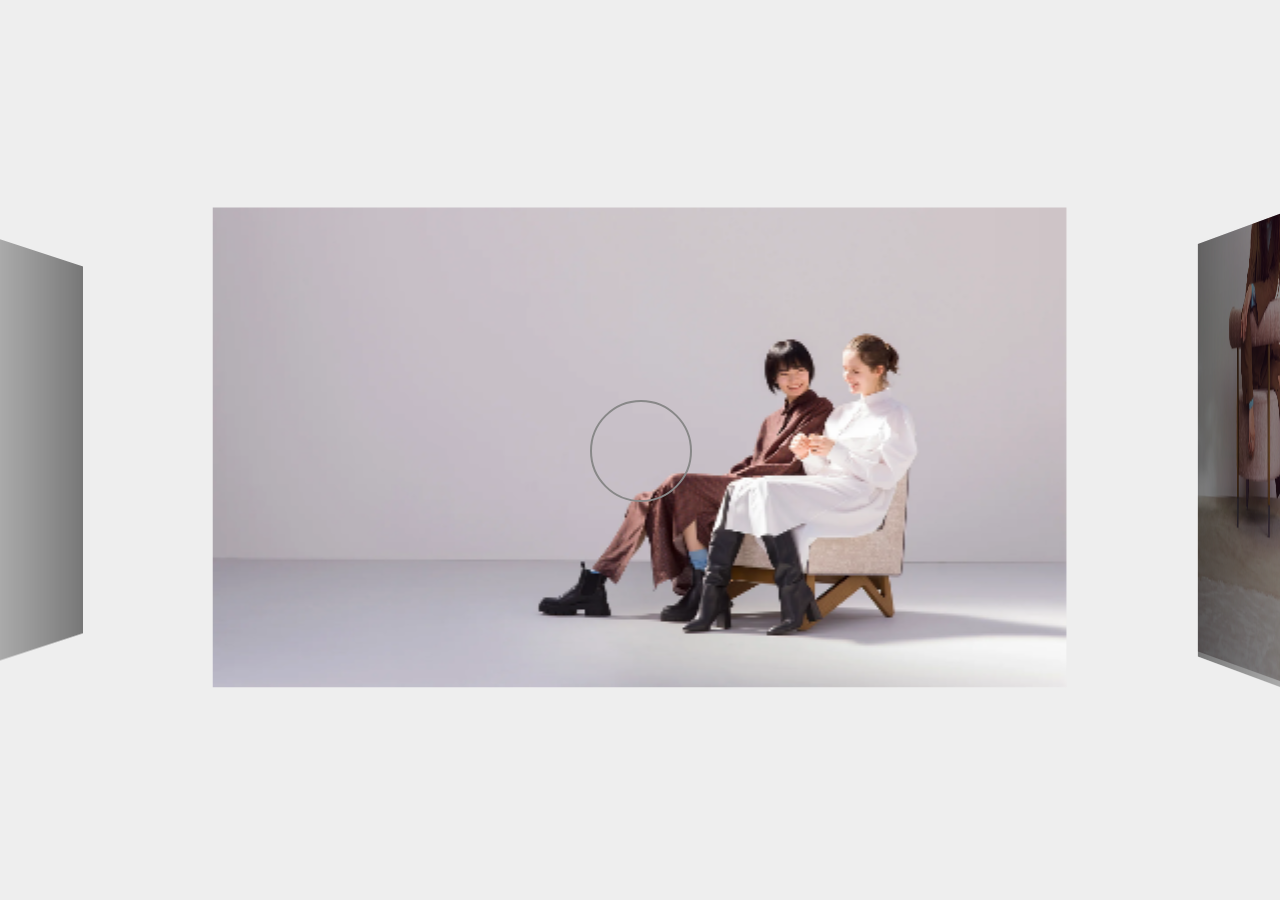
<file: index.html>
<!DOCTYPE html>
<html lang="jp">

<head>
  <meta charset="utf-8" />
  <title>Swiper</title>
  <meta name="viewport" content="width=device-width, initial-scale=1, minimum-scale=1, maximum-scale=1" />
  <link rel="stylesheet" href="https://cdn.jsdelivr.net/npm/swiper@11/swiper-bundle.min.css" />
  <link rel="stylesheet" href="./assets/css/style.css" />
</head>

<body>
  <div class="container">
    <div class="swiper mySwiper">
      <div class="cursor">
        <svg>
          <circle cx="49" cy="49" r="50" fill="none"></circle>
        </svg>
      </div>
      <div class="swiper-wrapper">
        <div class="swiper-slide">
          <img src="assets/img/01.webp" alt="01" />
        </div>
        <div class="swiper-slide">
          <img src="assets/img/02.webp" alt="02" />
        </div>
        <div class="swiper-slide">
          <img src="assets/img/03.webp" alt="03" />
        </div>
        <div class="swiper-slide">
          <img src="assets/img/04.webp" alt="04" />
        </div>
        <div class="swiper-slide">
          <video src="https://cdn.shopify.com/s/files/1/0566/3182/0330/files/DAFT_RE_compressed.mp4?v=1650333746"
            alt="05" muted autoplay playsinline loop></video>
        </div>
      </div>
      <div class="swiper-pagination"></div>
      <div class="swiper-button-next"></div>
      <div class="swiper-button-prev"></div>
    </div>
  </div>

  <script src="https://cdn.jsdelivr.net/npm/swiper@11/swiper-bundle.min.js"></script>
  <script src="https://ajax.googleapis.com/ajax/libs/jquery/2.1.1/jquery.min.js"></script>
  <script src="./assets/js/script.js"></script>
</body>

</html>
</file>
<file: assets/css/style.css>
html,
body {
  position: relative;
  height: 100%;
}

body {
  background: #eee;
  font-family: Helvetica Neue, Helvetica, Arial, sans-serif;
  font-size: 14px;
  color: #000;
  margin: 0;
  padding: 0;
}

.container {
  margin: 0;
  padding: 0;
  width: 100%;
  height: 100%;
}

.swiper {
  width: 100%;
  height: 100%;
}

@media(max-width: 640px) {
  .swiper {
    width: 100%;
    height: auto;
    margin-top: 80px;
  }

  .swiper-wrapper {
    margin-bottom: 30px;
  }

  .swiper-slide {
    scale: 1 !important;
  }
}

.swiper-wrapper {
  width: 100%;
}

.swiper-pagination-bullet {
  background-color: white;
  border: 1px solid black !important;
  opacity: 0.9;
  width: 5px;
  height: 5px;
}

.swiper-pagination-bullet-active {
  background-color: black;
}

.swiper-slide {
  width: 100%;
  background-position: center;
  background-size: cover;
  transition-timing-function: cubic-bezier(0.2, 0.2, 0.7, 1);
  cursor: pointer;
  touch-action: none;
}

.swiper-slide img {
  width: 100%;
  object-fit: cover;
}

.swiper-slide video {
  width: 100%;
  object-fit: cover;
}

.swiper-3d .swiper-cube-shadow,
.swiper-3d .swiper-slide {
  height: auto;
}

.swiper-wrapper {
  width: 100%;
  height: 100%;
  display: flex;
  align-items: center;
}

.swiper-slide {
  scale: 2;
  /* cursor: pointer; */
  transition-timing-function: cubic-bezier(0.77, 0, 0.175, 1);
}

/* cursor */

.cursor {
  width: 100px;
  height: 100px;
  position: absolute;
  z-index: 10;
  pointer-events: none;
}

svg {
  width: 98px;
  height: 98px;
  overflow: visible;
  border: 2px solid #888;
  border-radius: 50%;
  transform: translate(-50px, -50px) rotate(0deg);
}

circle {
  width: 100px;
  height: 100px;
  fill: none;
  stroke: #000000aa;
  stroke-width: 2px;
  stroke-dasharray: 314;
  stroke-dashoffset: 314;
  animation: drawAndErase 5s linear infinite;
}

@keyframes drawAndErase {
  0% {
    stroke-dashoffset: 314;
  }

  60% {
    stroke-dashoffset: 20;
    animation-timing-function: linear;
  }

  75% {
    stroke-dashoffset: 3;
    animation-timing-function: linear;
  }

  90% {
    stroke-dashoffset: 0;
    animation-timing-function: cubic-bezier(0.5, 0, 0.75, 1);
  }

  100% {
    stroke-dashoffset: -314;
  }
}

@keyframes erase {
  0% {
    stroke-dashoffset: 314;
  }

  50% {
    stroke-dashoffset: 0;
  }

  100% {
    stroke-dashoffset: -314;
  }
}


/* Swiper Prev & Next Button */

.swiper-button-prev,
.swiper-button-next {
  position: absolute;
  opacity: 0;
  pointer-events: none;
  z-index: 10;
}

.swiper-button-prev {
  display: block;
  width: 15px;
  height: 15px;
  border-top: 1.5px solid #000;
  border-left: 1.5px solid #000;
  transform: translate(-50%, -50%) rotate(-45deg);
  transition: opacity 0.3s ease;
}

.swiper-button-prev.animate {
  animation: moveLeft 0.8s;
}

.swiper-button-next {
  display: block;
  width: 15px;
  height: 15px;
  border-top: 1.5px solid #000;
  border-left: 1.5px solid #000;
  transform: translate(-50%, -50%) rotate(135deg);
  transition: opacity 0.3s ease;
}

.swiper-button-next.animate {
  animation: moveRight 0.8s;
}

.swiper-button-prev::after,
.swiper-button-next::after {
  content: "";
  display: block;
  width: 45px;
  height: 1px;
  background-color: black;
  transform: rotate(45deg) translate(6px, 15px);
  left: 0;
  top: 0;
}

@keyframes moveRight {
  0% {
    transform: translate(-50%, -50%) rotate(135deg);
  }

  50% {
    transform: translate(calc(-50% + 20px), -50%) rotate(135deg);
    opacity: 0;
  }

  100% {
    transform: translate(-50%, -50%) rotate(135deg);
  }
}

@keyframes moveLeft {
  0% {
    transform: translate(-50%, -50%) rotate(-45deg);
  }

  50% {
    transform: translate(calc(-50% - 20px), -50%) rotate(-45deg);
    opacity: 0;
  }

  100% {
    transform: translate(-50%, -50%) rotate(-45deg);
  }
}

.prevSlideMoveLeft {
  animation: prevMoveLeftAnim 0.3s ease-in-out forwards;
}

@keyframes prevMoveLeftAnim {
  0% {
    position: relative;
    right: -20px;
  }

  100% {
    position: relative;
    right: 0;
  }
}

.prevSlideMoveRight {
  animation: prevSlideMoveRight 0.3s ease-in-out forwards;
}

@keyframes prevSlideMoveRight {
  0% {
    position: relative;
    right: 0;
  }

  100% {
    position: relative;
    right: -20px;
  }
}

.nextSlideMoveLeft {
  animation: nextMoveLeftAnim 0.3s ease forwards;
}

@keyframes nextMoveLeftAnim {
  0% {
    position: relative;
    left: 0;
  }

  100% {
    position: relative;
    left: -20px;
  }
}

.nextSlideMoveRight {
  animation: nextMoveRightAnim 0.3s ease forwards;
}

@keyframes nextMoveRightAnim {
  0% {
    position: relative;
    left: -20px;
  }

  100% {
    position: relative;
    left: 0;
  }
}
</file>
